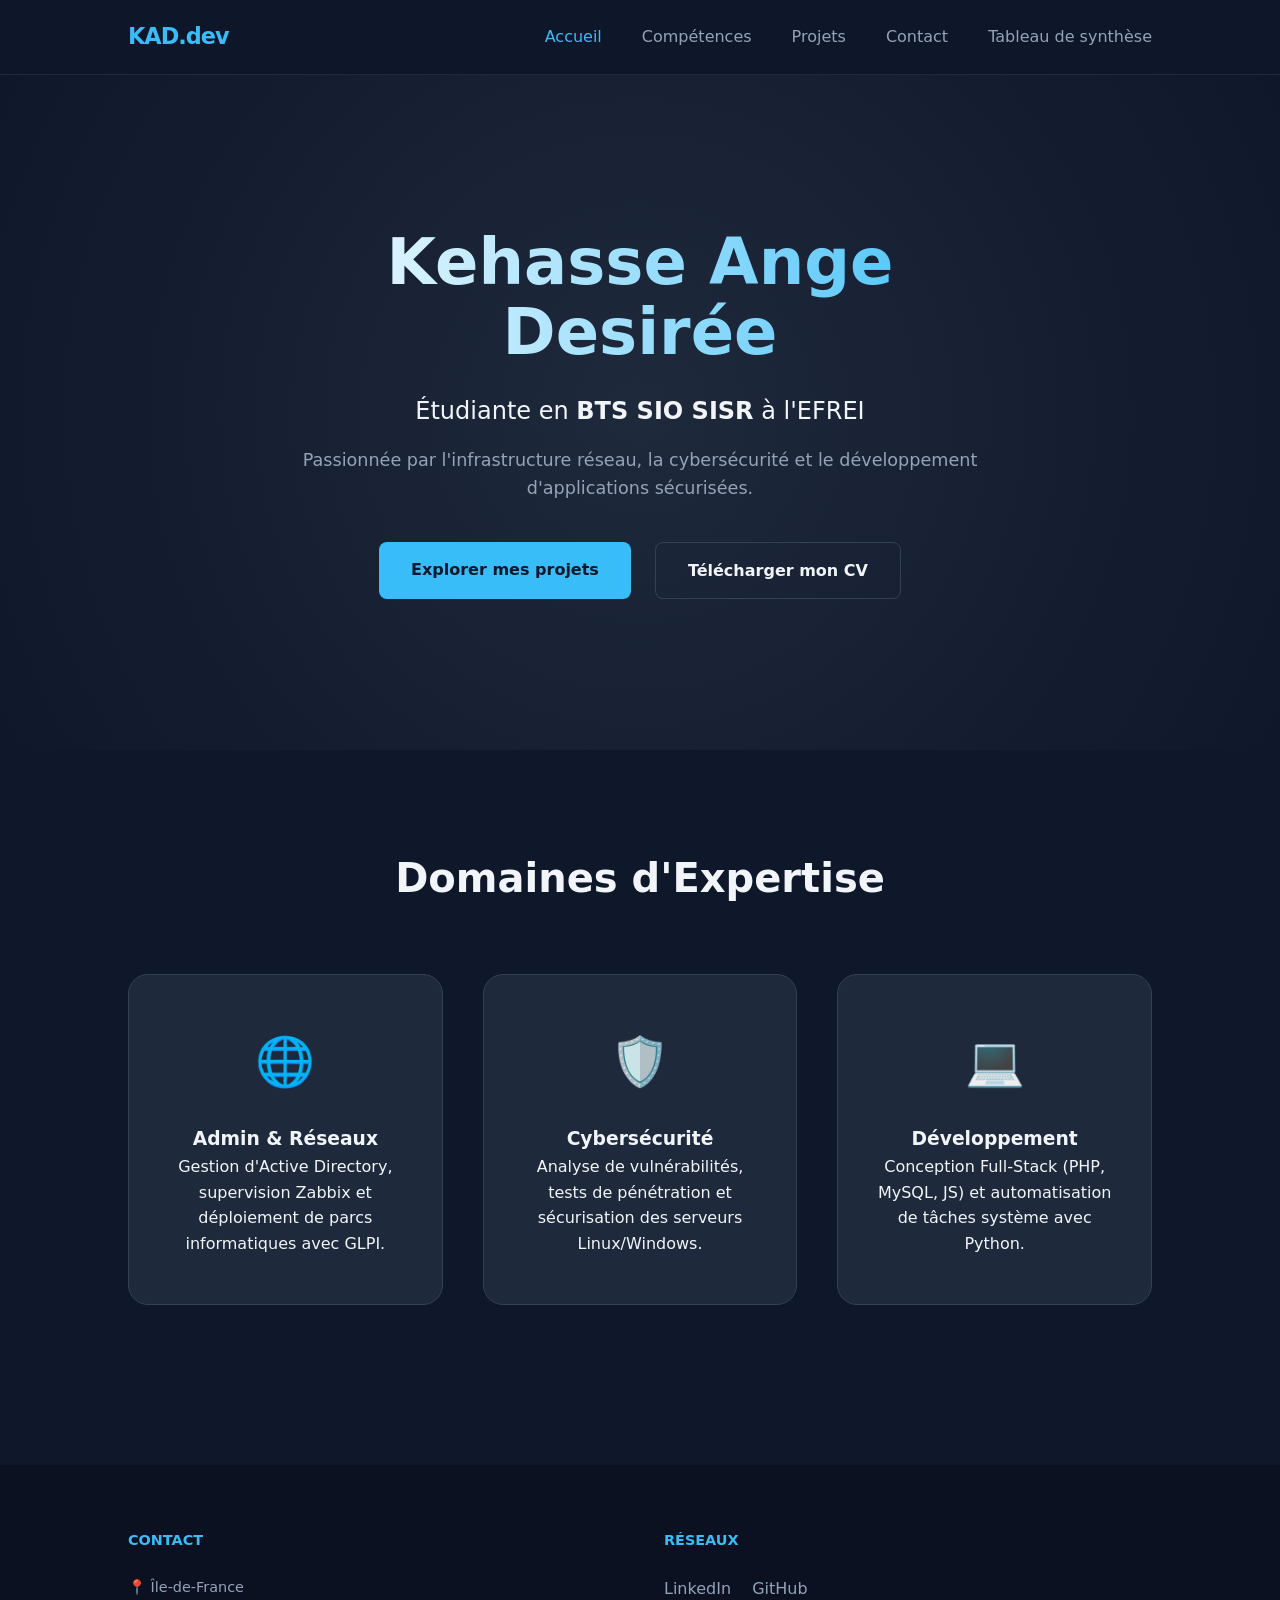
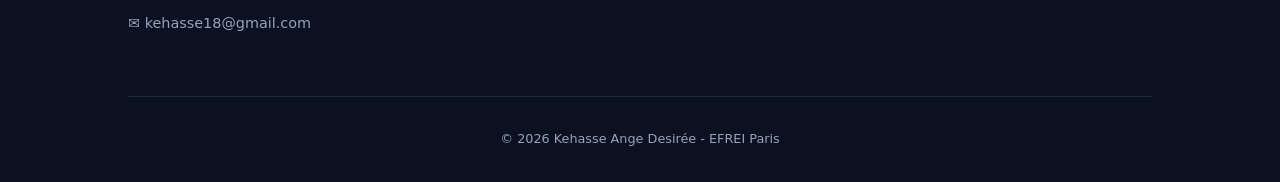
<file: index.html>
<!DOCTYPE html>
<html lang="fr">
<head>
    <meta charset="UTF-8">
    <meta name="viewport" content="width=device-width, initial-scale=1.0">
    <title>Kehasse Ange Desirée | Portfolio BTS SIO</title>
    <link rel="stylesheet" href="style.css">
</head>
<body>

    <nav>
        <div class="logo">KAD.dev</div>
        <ul>
            <li><a href="index.html" class="active">Accueil</a></li>
            <li><a href="competences.html">Compétences</a></li>
            <li><a href="projets.html">Projets</a></li>
            <li><a href="contact.html">Contact</a></li>
            <li><a href="synthese.html">Tableau de synthèse</a></li>
        </ul>
    </nav>

    <main>
        <header class="hero">
            <div class="hero-content">
                <h1>Kehasse Ange Desirée</h1>
                <p class="subtitle">Étudiante en <strong>BTS SIO SISR</strong> à l'EFREI</p>
                <p class="description">Passionnée par l'infrastructure réseau, la cybersécurité et le développement d'applications sécurisées.</p>
                <div class="cta-group">
                    <a href="projets.html" class="btn btn-primary">Explorer mes projets</a>
                    <a href="cv.pdf" class="btn btn-secondary" target="_blank">Télécharger mon CV</a>
                </div>
            </div>
        </header>

        <section id="competences" class="container">
            <h2 class="section-title">Domaines d'Expertise</h2>
            <div class="skills-grid">
                <div class="skill-card">
                    <div class="icon">🌐</div>
                    <h3>Admin & Réseaux</h3>
                    <p>Gestion d'Active Directory, supervision Zabbix et déploiement de parcs informatiques avec GLPI.</p>
                </div>
                <div class="skill-card">
                    <div class="icon">🛡️</div>
                    <h3>Cybersécurité</h3>
                    <p>Analyse de vulnérabilités, tests de pénétration et sécurisation des serveurs Linux/Windows.</p>
                </div>
                <div class="skill-card">
                    <div class="icon">💻</div>
                    <h3>Développement</h3>
                    <p>Conception Full-Stack (PHP, MySQL, JS) et automatisation de tâches système avec Python.</p>
                </div>
            </div>
        </section>
    </main>

    <footer>
        <div class="footer-content">
            <div class="footer-section">
                <h4>Contact</h4>
                <p>📍 Île-de-France</p>
                <p>✉️ kehasse18@gmail.com</p>
            </div>
            <div class="footer-section">
                <h4>Réseaux</h4>
                <div class="social-links">
                    <a href="#">LinkedIn</a>
                    <a href="#">GitHub</a>
                </div>
            </div>
        </div>
        <div class="footer-bottom">
            <p>&copy; 2026 Kehasse Ange Desirée - EFREI Paris</p>
        </div>
    </footer>

</body>
</html>
</file>
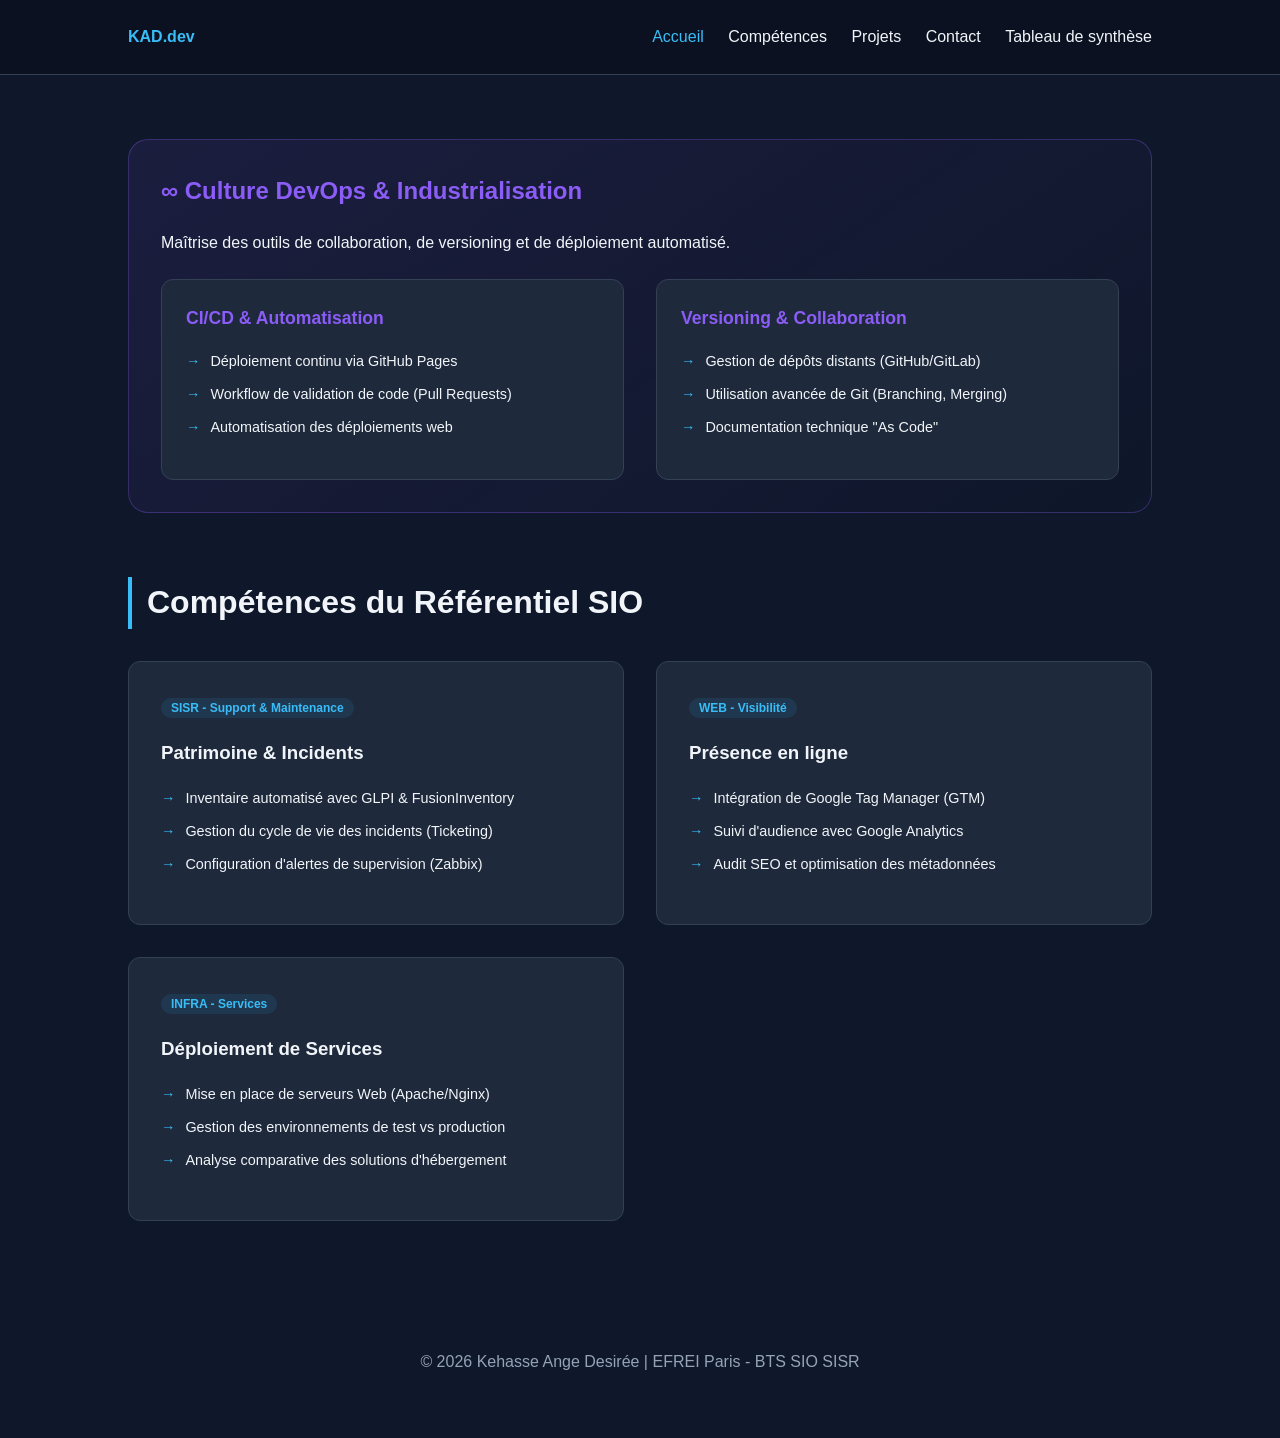
<file: competences.html>
<!DOCTYPE html>
<html lang="fr">
<head>
    <meta charset="UTF-8">
    <meta name="viewport" content="width=device-width, initial-scale=1.0">
    <title>Mes Compétences | Kehasse Ange Desirée</title>
    <style>
        :root {
            --bg: #0f172a;
            --card-bg: #1e293b;
            --accent: #38bdf8;
            --devops-color: #8b5cf6; /* Violet pour le DevOps */
            --success: #10b981;
            --text: #f1f5f9;
            --text-dim: #94a3b8;
        }

        body { font-family: 'Segoe UI', sans-serif; background: var(--bg); color: var(--text); margin: 0; line-height: 1.6; }

        nav { display: flex; justify-content: space-between; padding: 1.5rem 10%; background: #0b1120; border-bottom: 1px solid #334155; position: sticky; top: 0; z-index: 100; }
        nav a { text-decoration: none; color: var(--text); margin-left: 20px; transition: 0.3s; }
        nav a:hover, .active { color: var(--accent); }

        .container { padding: 4rem 10%; }
        .section-title { font-size: 2rem; margin-bottom: 2rem; border-left: 4px solid var(--accent); padding-left: 15px; }
        
        /* Section Spécifique DevOps */
        .devops-section {
            background: linear-gradient(145deg, rgba(139, 92, 246, 0.1), rgba(15, 23, 42, 0));
            padding: 2rem;
            border-radius: 20px;
            border: 1px solid rgba(139, 92, 246, 0.3);
            margin-bottom: 4rem;
        }

        .devops-card {
            display: grid;
            grid-template-columns: repeat(auto-fit, minmax(300px, 1fr));
            gap: 2rem;
            margin-top: 1.5rem;
        }

        .skill-item {
            background: var(--card-bg);
            padding: 1.5rem;
            border-radius: 12px;
            border: 1px solid #334155;
            position: relative;
        }

        .skill-item h3 { margin-top: 0; color: var(--devops-color); font-size: 1.1rem; }

        /* Grille Compétences SIO classiques */
        .sio-grid {
            display: grid;
            grid-template-columns: repeat(auto-fit, minmax(350px, 1fr));
            gap: 2rem;
        }

        .sio-card {
            background: var(--card-bg);
            padding: 2rem;
            border-radius: 12px;
            border: 1px solid #334155;
        }

        .badge {
            font-size: 0.75rem;
            padding: 3px 10px;
            border-radius: 20px;
            background: rgba(56, 189, 248, 0.1);
            color: var(--accent);
            font-weight: bold;
        }

        .task-list { list-style: none; padding: 0; margin-top: 15px; }
        .task-list li { margin-bottom: 10px; font-size: 0.9rem; display: flex; align-items: center; }
        .task-list li::before { content: "→"; color: var(--accent); margin-right: 10px; font-weight: bold; }

        footer { text-align: center; padding: 3rem; color: var(--text-dim); }
    </style>
</head>
<body>

    <nav>
        <div style="font-weight: bold; color: var(--accent);">KAD.dev</div>
        <div>
            <a href="index.html" class="active">Accueil</a>
            <a href="competences.html">Compétences</a>
            <a href="projets.html">Projets</a>
            <a href="contact.html">Contact</a>
            <a href="synthese.html">Tableau de synthèse</a>
        </div>
    </nav>

    <main class="container">
        
        <div class="devops-section">
            <h2 style="color: var(--devops-color); margin-top: 0;">∞ Culture DevOps & Industrialisation</h2>
            <p>Maîtrise des outils de collaboration, de versioning et de déploiement automatisé.</p>
            
            <div class="devops-card">
                <div class="skill-item">
                    <h3>CI/CD & Automatisation</h3>
                    <ul class="task-list">
                        <li>Déploiement continu via GitHub Pages</li>
                        <li>Workflow de validation de code (Pull Requests)</li>
                        <li>Automatisation des déploiements web</li>
                    </ul>
                </div>
                <div class="skill-item">
                    <h3>Versioning & Collaboration</h3>
                    <ul class="task-list">
                        <li>Gestion de dépôts distants (GitHub/GitLab)</li>
                        <li>Utilisation avancée de Git (Branching, Merging)</li>
                        <li>Documentation technique "As Code"</li>
                    </ul>
                </div>
            </div>
        </div>

        <h2 class="section-title">Compétences du Référentiel SIO</h2>
        
        <div class="sio-grid">
            <article class="sio-card">
                <span class="badge">SISR - Support & Maintenance</span>
                <h3>Patrimoine & Incidents</h3>
                <ul class="task-list">
                    <li>Inventaire automatisé avec GLPI & FusionInventory</li>
                    <li>Gestion du cycle de vie des incidents (Ticketing)</li>
                    <li>Configuration d'alertes de supervision (Zabbix)</li>
                </ul>
            </article>

            <article class="sio-card">
                <span class="badge">WEB - Visibilité</span>
                <h3>Présence en ligne</h3>
                <ul class="task-list">
                    <li>Intégration de Google Tag Manager (GTM)</li>
                    <li>Suivi d'audience avec Google Analytics</li>
                    <li>Audit SEO et optimisation des métadonnées</li>
                </ul>
            </article>

            <article class="sio-card">
                <span class="badge">INFRA - Services</span>
                <h3>Déploiement de Services</h3>
                <ul class="task-list">
                    <li>Mise en place de serveurs Web (Apache/Nginx)</li>
                    <li>Gestion des environnements de test vs production</li>
                    <li>Analyse comparative des solutions d'hébergement</li>
                </ul>
            </article>
        </div>

    </main>

    <footer>
        <p>&copy; 2026 Kehasse Ange Desirée | EFREI Paris - BTS SIO SISR</p>
    </footer>

</body>
</html>
</file>
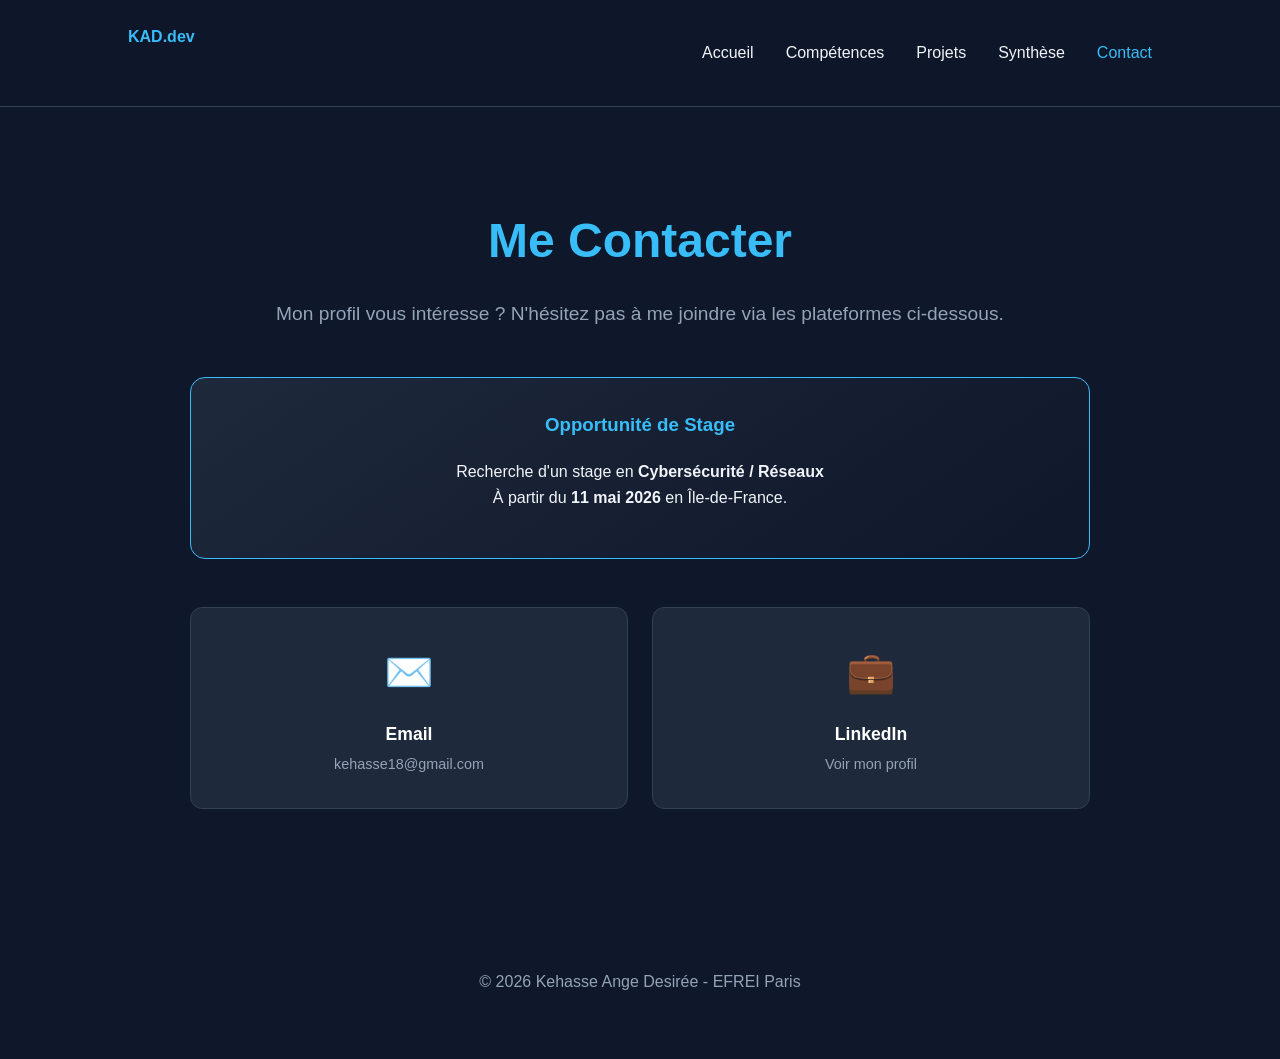
<file: contact.html>
<!DOCTYPE html>
<html lang="fr">
<head>
    <meta charset="UTF-8">
    <meta name="viewport" content="width=device-width, initial-scale=1.0">
    <title>Contact | Kehasse Ange Desirée</title>
    <style>
        :root {
            --bg: #0f172a;
            --card-bg: #1e293b;
            --accent: #38bdf8;
            --text: #f1f5f9;
            --text-dim: #94a3b8;
        }

        body {
            font-family: 'Segoe UI', sans-serif;
            background-color: var(--bg);
            color: var(--text);
            margin: 0;
            line-height: 1.6;
        }

        nav {
            display: flex;
            justify-content: space-between;
            padding: 1.5rem 10%;
            background: rgba(15, 23, 42, 0.95);
            position: sticky;
            top: 0;
            z-index: 1000;
            border-bottom: 1px solid #334155;
        }

        nav ul { display: flex; list-style: none; gap: 2rem; padding: 0; }
        nav a { text-decoration: none; color: var(--text); transition: 0.3s; }
        nav a:hover, .active { color: var(--accent); }

        .container { 
            padding: 4rem 10%; 
            max-width: 900px; 
            margin: auto; 
            text-align: center;
        }
        
        .contact-header h1 { font-size: 3rem; color: var(--accent); margin-bottom: 1rem; }
        .contact-header p { font-size: 1.2rem; color: var(--text-dim); margin-bottom: 3rem; }

        .availability-card {
            background: linear-gradient(145deg, #1e293b, #0f172a);
            border: 1px solid var(--accent);
            padding: 2rem;
            border-radius: 15px;
            margin-bottom: 3rem;
        }

        .availability-card h3 { color: var(--accent); margin-top: 0; }

        .contact-grid {
            display: grid;
            grid-template-columns: repeat(auto-fit, minmax(250px, 1fr));
            gap: 1.5rem;
        }

        .contact-button {
            display: flex;
            flex-direction: column;
            align-items: center;
            justify-content: center;
            padding: 2rem;
            background: var(--card-bg);
            border: 1px solid #334155;
            border-radius: 12px;
            text-decoration: none;
            color: white;
            transition: 0.3s;
        }

        .contact-button:hover {
            border-color: var(--accent);
            transform: translateY(-5px);
            background: rgba(56, 189, 248, 0.05);
        }

        .icon { font-size: 2.5rem; margin-bottom: 1rem; }
        .label { font-weight: bold; font-size: 1.1rem; }
        .value { color: var(--text-dim); font-size: 0.9rem; margin-top: 5px; }

        footer { text-align: center; padding: 3rem; color: var(--text-dim); margin-top: 2rem; }

        @media (max-width: 600px) {
            .container { padding: 2rem 5%; }
            .contact-header h1 { font-size: 2rem; }
        }
    </style>
</head>
<body>

    <nav>
        <div style="font-weight: bold; color: var(--accent);">KAD.dev</div>
        <ul>
            <li><a href="index.html">Accueil</a></li>
            <li><a href="competences.html">Compétences</a></li>
            <li><a href="projets.html">Projets</a></li>
            <li><a href="synthese.html">Synthèse</a></li>
            <li><a href="contact.html" class="active">Contact</a></li>
        </ul>
    </nav>

    <main class="container">
        <header class="contact-header">
            <h1>Me Contacter</h1>
            <p>Mon profil vous intéresse ? N'hésitez pas à me joindre via les plateformes ci-dessous.</p>
        </header>

        <div class="availability-card">
            <h3>Opportunité de Stage</h3>
            <p>Recherche d'un stage en <strong>Cybersécurité / Réseaux</strong><br>
            À partir du <strong>11 mai 2026</strong> en Île-de-France.</p>
        </div>

        <div class="contact-grid">
            <a href="kehasse18@gmail.com" class="contact-button">
                <span class="icon">✉️</span>
                <span class="label">Email</span>
                <span class="value">kehasse18@gmail.com</span>
            </a>

            <a href="https://linkedin.com/in/ton-profil" target="_blank" class="contact-button">
                <span class="icon">💼</span>
                <span class="label">LinkedIn</span>
                <span class="value">Voir mon profil</span>
            </a>

        </div>
    </main>

    <footer>
        <p>&copy; 2026 Kehasse Ange Desirée - EFREI Paris</p>
    </footer>

</body>
</html>
</file>
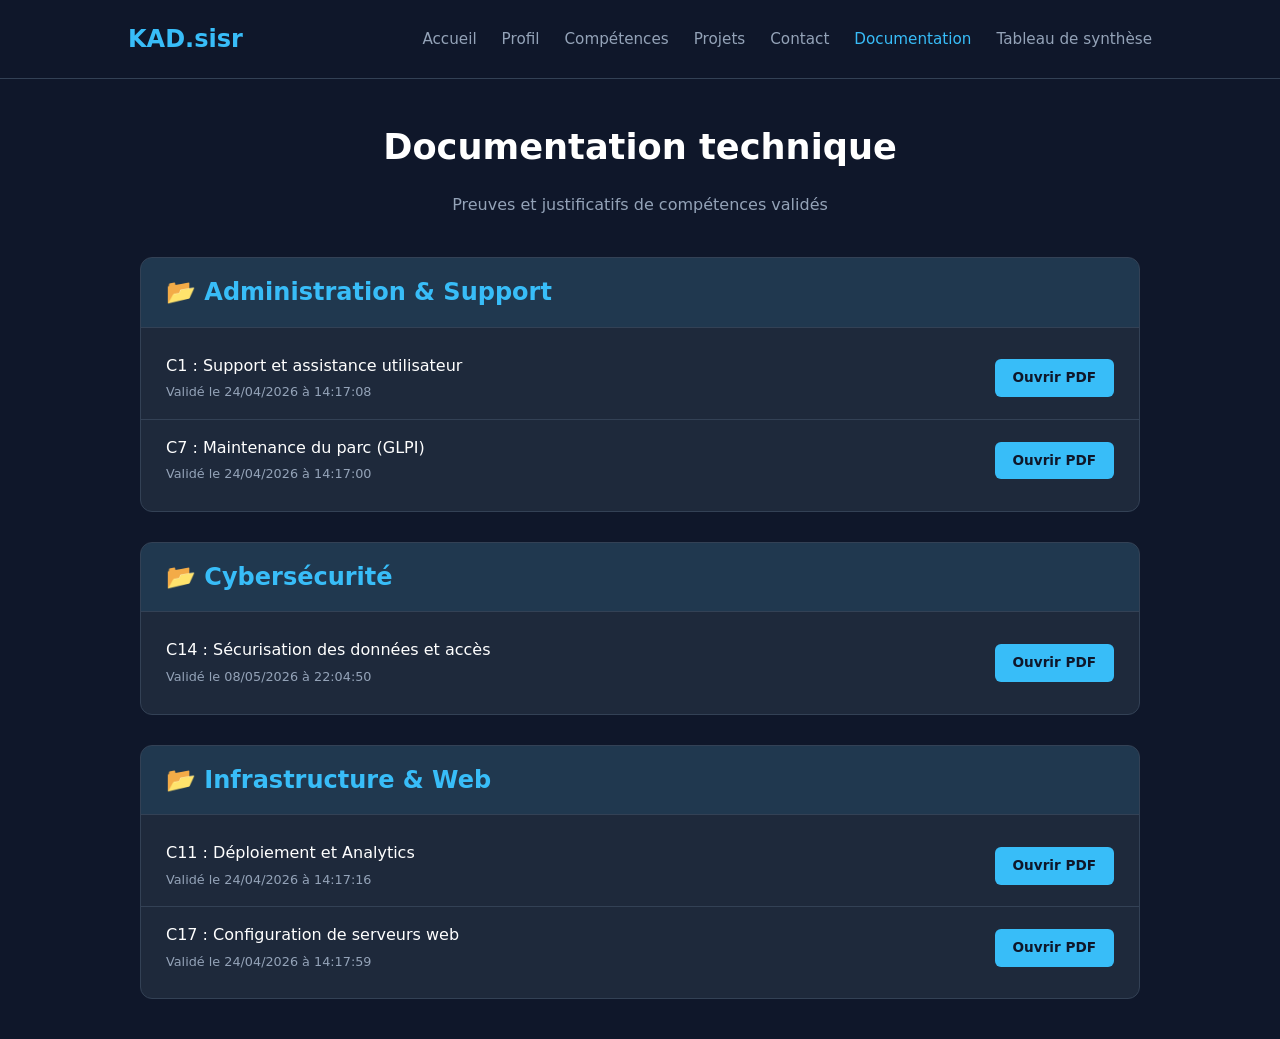
<file: documentation.html>
<!DOCTYPE html>
<html lang="fr">
<head>
    <meta charset="UTF-8">
    <meta name="viewport" content="width=device-width, initial-scale=1.0">
    <title>Documentation | KAD.sisr</title>
    <style>
        :root {
            /* Couleurs extraites de vos captures */
            --bg-color: #0f172a; 
            --nav-bg: #0f172a;
            --card-bg: #1e293b;
            --accent-color: #38bdf8;
            --text-main: #ffffff;
            --text-secondary: #94a3b8;
            --border-color: #334155;
        }

        body {
            font-family: 'Inter', system-ui, -apple-system, sans-serif;
            background-color: var(--bg-color);
            color: var(--text-main);
            margin: 0;
            padding: 0;
            line-height: 1.6;
        }

        /* --- BARRE DE NAVIGATION --- */
        nav {
            background-color: var(--nav-bg);
            display: flex;
            justify-content: space-between;
            align-items: center;
            padding: 20px 10%;
            position: sticky;
            top: 0;
            z-index: 1000;
            border-bottom: 1px solid var(--border-color);
        }

        .logo {
            font-size: 1.5rem;
            font-weight: 800;
            color: var(--accent-color);
            text-decoration: none;
        }

        .nav-links {
            display: flex;
            list-style: none;
            gap: 25px;
            margin: 0;
            padding: 0;
        }

        .nav-links a {
            text-decoration: none;
            color: var(--text-secondary);
            font-weight: 500;
            transition: color 0.3s ease;
            font-size: 0.95rem;
        }

        .nav-links a:hover, .nav-links a.active {
            color: var(--accent-color);
        }

        /* --- CONTENU PRINCIPAL --- */
        .container {
            max-width: 1000px;
            margin: 40px auto;
            padding: 0 20px;
        }

        header.page-header {
            margin-bottom: 40px;
            text-align: center;
        }

        header.page-header h1 {
            font-size: 2.2rem;
            margin-bottom: 10px;
        }

        header.page-header p {
            color: var(--text-secondary);
        }

        .category {
            background: var(--card-bg);
            border-radius: 12px;
            border: 1px solid var(--border-color);
            margin-bottom: 30px;
            overflow: hidden;
        }

        .category-title {
            background: rgba(56, 189, 248, 0.1);
            padding: 15px 25px;
            color: var(--accent-color);
            font-weight: 700;
            border-bottom: 1px solid var(--border-color);
            margin: 0;
            display: flex;
            align-items: center;
            gap: 10px;
        }

        .doc-list {
            padding: 10px 0;
        }

        .doc-item {
            display: flex;
            justify-content: space-between;
            align-items: center;
            padding: 15px 25px;
            transition: background 0.2s;
        }

        .doc-item:not(:last-child) {
            border-bottom: 1px solid var(--border-color);
        }

        .doc-item:hover {
            background: rgba(255, 255, 255, 0.03);
        }

        .doc-name {
            display: block;
            font-weight: 500;
        }

        .doc-meta {
            font-size: 0.8rem;
            color: var(--text-secondary);
        }

        .btn-view {
            background: var(--accent-color);
            color: var(--bg-color);
            text-decoration: none;
            padding: 8px 18px;
            border-radius: 6px;
            font-size: 0.85rem;
            font-weight: 700;
            transition: transform 0.2s;
        }

        .btn-view:hover {
            transform: scale(1.05);
            background: #7dd3fc;
        }

        @media (max-width: 768px) {
            nav { padding: 15px 5%; flex-direction: column; gap: 15px; }
            .doc-item { flex-direction: column; align-items: flex-start; gap: 12px; }
            .nav-links { font-size: 0.8rem; gap: 10px; flex-wrap: wrap; justify-content: center; }
        }
    </style>
</head>
<body>

    <nav>
        <a href="#" class="logo">KAD.sisr</a>
        <ul class="nav-links">
            <li><a href="index.html">Accueil</a></li>
            <li><a href="profil.html">Profil</a></li>
            <li><a href="competences.html">Compétences</a></li>
            <li><a href="projets.html">Projets</a></li>
            <li><a href="contact.html">Contact</a></li>
            <li><a href="documentation.html" class="active">Documentation</a></li>
            <li><a href="synthese.html">Tableau de synthèse</a></li>
        </ul>
    </nav>

    <div class="container">
        <header class="page-header">
            <h1>Documentation technique</h1>
            <p>Preuves et justificatifs de compétences validés</p>
        </header>

        <div class="category">
            <h2 class="category-title">📂 Administration & Support</h2>
            <div class="doc-list">
                <div class="doc-item">
                    <div class="info">
                        <span class="doc-name">C1 : Support et assistance utilisateur</span>
                        <span class="doc-meta">Validé le 24/04/2026 à 14:17:08</span>
                    </div>
                    <a href="docC1.pdf" class="btn-view">Ouvrir PDF</a>
                </div>
                <div class="doc-item">
                    <div class="info">
                        <span class="doc-name">C7 : Maintenance du parc (GLPI)</span>
                        <span class="doc-meta">Validé le 24/04/2026 à 14:17:00</span>
                    </div>
                    <a href="GLPI_Documentation_Deploiement.pdf" class="btn-view">Ouvrir PDF</a>
                </div>
            </div>
        </div>

        <div class="category">
            <h2 class="category-title">📂 Cybersécurité</h2>
            <div class="doc-list">
                <div class="doc-item">
                    <div class="info">
                        <span class="doc-name">C14 : Sécurisation des données et accès</span>
                        <span class="doc-meta">Validé le 08/05/2026 à 22:04:50</span>
                    </div>
                    <a href="C14.pdf" class="btn-view">Ouvrir PDF</a>
                </div>
            </div>
        </div>

        <div class="category">
            <h2 class="category-title">📂 Infrastructure & Web</h2>
            <div class="doc-list">
                <div class="doc-item">
                    <div class="info">
                        <span class="doc-name">C11 : Déploiement et Analytics</span>
                        <span class="doc-meta">Validé le 24/04/2026 à 14:17:16</span>
                    </div>
                    <a href="#" class="btn-view">Ouvrir PDF</a>
                </div>
                <div class="doc-item">
                    <div class="info">
                        <span class="doc-name">C17 : Configuration de serveurs web</span>
                        <span class="doc-meta">Validé le 24/04/2026 à 14:17:59</span>
                    </div>
                    <a href="Compétence C11.pdf" class="btn-view">Ouvrir PDF</a>
                </div>
            </div>
        </div>
    </div>

</body>
</html>
</file>
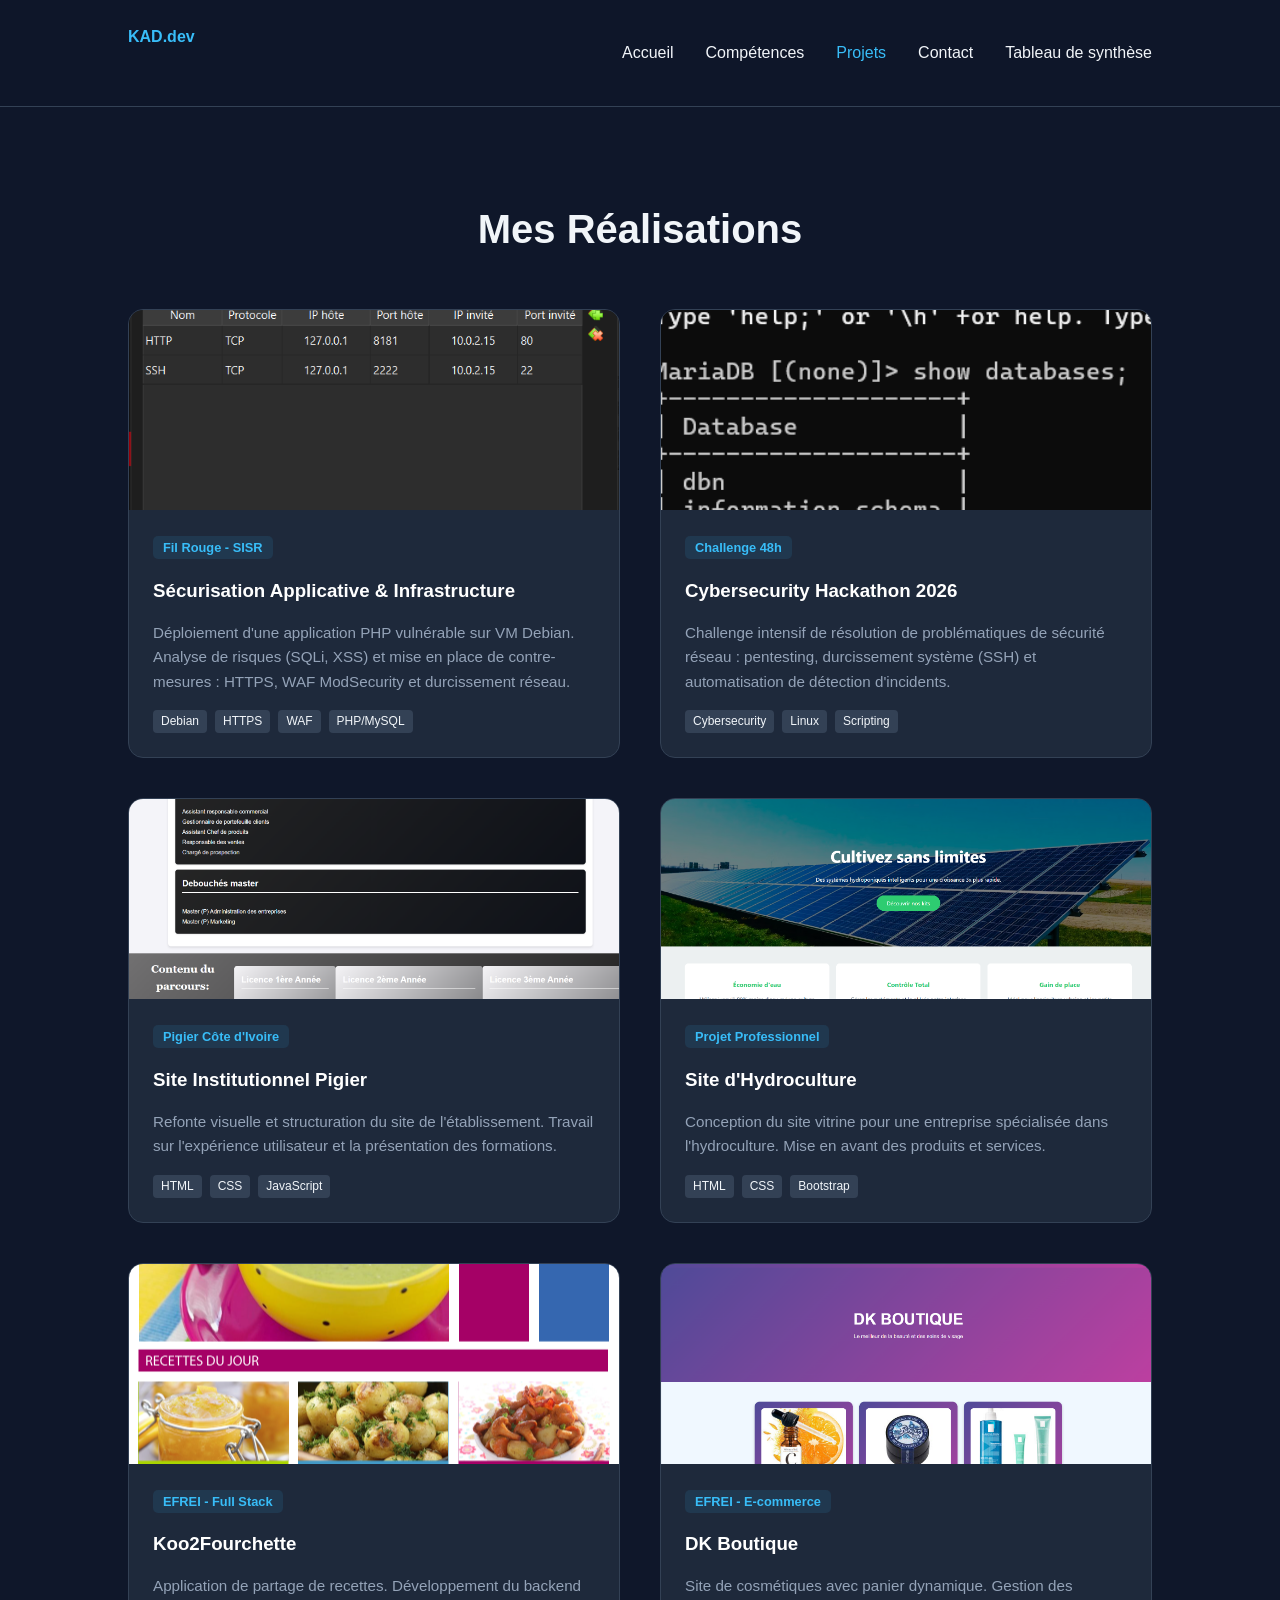
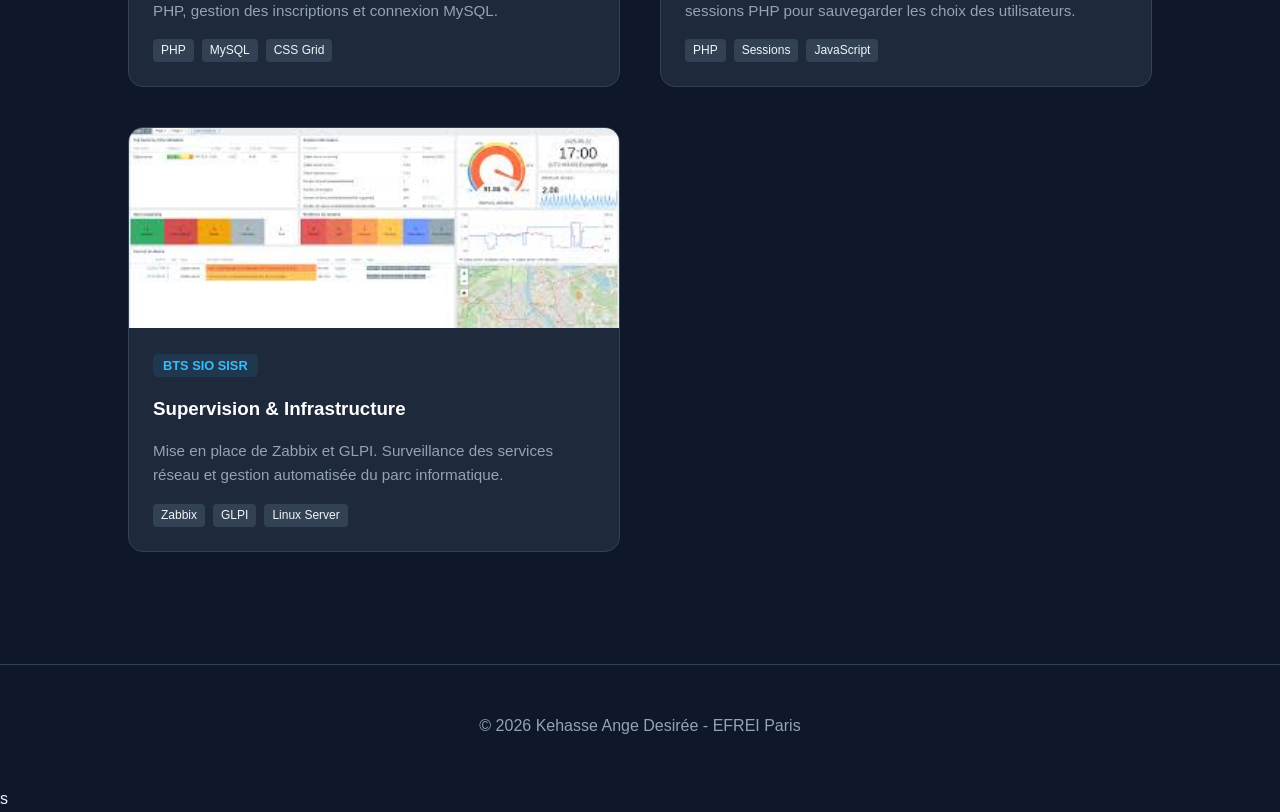
<file: projets.html>
<!DOCTYPE html>
<html lang="fr">
<head>
    <meta charset="UTF-8">
    <meta name="viewport" content="width=device-width, initial-scale=1.0">
    <title>Mes Réalisations | Kehasse Ange Desirée</title>
    <style>
        :root {
            --bg: #0f172a;
            --card-bg: #1e293b;
            --accent: #38bdf8;
            --text: #f1f5f9;
            --text-dim: #94a3b8;
        }

        body {
            font-family: 'Segoe UI', sans-serif;
            background-color: var(--bg);
            color: var(--text);
            margin: 0;
            line-height: 1.6;
        }

        nav {
            display: flex;
            justify-content: space-between;
            padding: 1.5rem 10%;
            background: rgba(15, 23, 42, 0.95);
            position: sticky;
            top: 0;
            z-index: 1000;
            border-bottom: 1px solid #334155;
        }

        nav ul { display: flex; list-style: none; gap: 2rem; }
        nav a { text-decoration: none; color: var(--text); transition: 0.3s; }
        nav a:hover, .active { color: var(--accent); }

        .container { padding: 4rem 10%; }
        .section-title { text-align: center; margin-bottom: 3rem; font-size: 2.5rem; }

        /* Grille des projets */
        .projects-grid {
            display: grid;
            grid-template-columns: repeat(auto-fit, minmax(350px, 1fr));
            gap: 2.5rem;
        }

        .project-card {
            background: var(--card-bg);
            border-radius: 15px;
            overflow: hidden;
            border: 1px solid #334155;
            transition: 0.3s ease;
            display: flex;
            flex-direction: column;
        }

        .project-card:hover {
            transform: translateY(-10px);
            border-color: var(--accent);
        }

        .project-image-holder {
            width: 100%;
            height: 200px;
            background: #000;
            display: flex;
            align-items: center;
            justify-content: center;
            overflow: hidden;
        }

        .project-image-holder img {
            width: 100%;
            height: 100%;
            object-fit: cover;
        }

        .project-content { padding: 1.5rem; flex-grow: 1; }
        
        .badge {
            background: rgba(56, 189, 248, 0.1);
            color: var(--accent);
            padding: 4px 10px;
            border-radius: 5px;
            font-size: 0.8rem;
            font-weight: bold;
        }

        .project-content h3 { margin: 1rem 0 0.5rem 0; color: #fff; }
        .project-content p { color: var(--text-dim); font-size: 0.95rem; margin-bottom: 1rem; }

        .tech-stack { display: flex; gap: 8px; flex-wrap: wrap; margin-top: auto; }
        .tech-stack span {
            background: #334155;
            padding: 2px 8px;
            border-radius: 4px;
            font-size: 0.75rem;
        }

        footer { text-align: center; padding: 2rem; border-top: 1px solid #334155; margin-top: 3rem; color: var(--text-dim); }
    </style>
</head>
<body>

    <nav>
        <div style="font-weight: bold; color: var(--accent);">KAD.dev</div>
        <ul>
           <li><a href="index.html">Accueil</a></li>
            <li><a href="competences.html">Compétences</a></li>
            <li><a href="projets.html" class="active">Projets</a></li>
            <li><a href="contact.html">Contact</a></li>
            <li><a href="synthese.html">Tableau de synthèse</a></li>
        </ul>
    </nav>

    <main class="container">
        <h1 class="section-title">Mes Réalisations</h1>

        <div class="projects-grid">
            
            <article class="project-card">
                <div class="project-image-holder">
                    <img src="res.png" alt="Projet Cybersécurité">
                </div>
                <div class="project-content">
                    <span class="badge">Fil Rouge - SISR</span>
                    <h3>Sécurisation Applicative & Infrastructure</h3>
                    <p>Déploiement d'une application PHP vulnérable sur VM Debian. Analyse de risques (SQLi, XSS) et mise en place de contre-mesures : HTTPS, WAF ModSecurity et durcissement réseau.</p>
                    <div class="tech-stack">
                        <span>Debian</span>
                        <span>HTTPS</span>
                        <span>WAF</span>
                        <span>PHP/MySQL</span>
                    </div>
                </div>
            </article>

            <article class="project-card">
                <div class="project-image-holder">
                    <img src="Capture d'écran 2026-05-06 102033.png" alt="Capture Hackathon Cybersecurity">
                </div>
                <div class="project-content">
                    <span class="badge">Challenge 48h</span>
                    <h3>Cybersecurity Hackathon 2026</h3>
                    <p>Challenge intensif de résolution de problématiques de sécurité réseau : pentesting, durcissement système (SSH) et automatisation de détection d'incidents.</p>
                    <div class="tech-stack">
                        <span>Cybersecurity</span>
                        <span>Linux</span>
                        <span>Scripting</span>
                    </div>
                </div>
            </article>

            <article class="project-card">
                <div class="project-image-holder">
                    <img src="image/pigier.png" alt="Capture Site Pigier">
                </div>
                <div class="project-content">
                    <span class="badge">Pigier Côte d'Ivoire</span>
                    <h3>Site Institutionnel Pigier</h3>
                    <p>Refonte visuelle et structuration du site de l'établissement. Travail sur l'expérience utilisateur et la présentation des formations.</p>
                    <div class="tech-stack"><span>HTML</span><span>CSS</span><span>JavaScript</span></div>
                </div>
            </article>

            <article class="project-card">
                <div class="project-image-holder">
                    <img src="hy.png" alt="Capture Site Hydroculture">
                </div>
                <div class="project-content">
                    <span class="badge">Projet Professionnel</span>
                    <h3>Site d'Hydroculture</h3>
                    <p>Conception du site vitrine pour une entreprise spécialisée dans l'hydroculture. Mise en avant des produits et services.</p>
                    <div class="tech-stack"><span>HTML</span><span>CSS</span><span>Bootstrap</span></div>
                </div>
            </article>

            <article class="project-card">
                <div class="project-image-holder">
                    <img src="maquette-koo_2_fourchette.png" alt="Capture Koo2Fourchette">
                </div>
                <div class="project-content">
                    <span class="badge">EFREI - Full Stack</span>
                    <h3>Koo2Fourchette</h3>
                    <p>Application de partage de recettes. Développement du backend PHP, gestion des inscriptions et connexion MySQL.</p>
                    <div class="tech-stack"><span>PHP</span><span>MySQL</span><span>CSS Grid</span></div>
                </div>
            </article>

            <article class="project-card">
                <div class="project-image-holder">
                    <img src="image/dk.png" alt="Capture DK Boutique">
                </div>
                <div class="project-content">
                    <span class="badge">EFREI - E-commerce</span>
                    <h3>DK Boutique</h3>
                    <p>Site de cosmétiques avec panier dynamique. Gestion des sessions PHP pour sauvegarder les choix des utilisateurs.</p>
                    <div class="tech-stack"><span>PHP</span><span>Sessions</span><span>JavaScript</span></div>
                </div>
            </article>

            <article class="project-card">
                <div class="project-image-holder">
                    <img src="images.jpg" alt="Capture Supervision">
                </div>
                <div class="project-content">
                    <span class="badge">BTS SIO SISR</span>
                    <h3>Supervision & Infrastructure</h3>
                    <p>Mise en place de Zabbix et GLPI. Surveillance des services réseau et gestion automatisée du parc informatique.</p>
                    <div class="tech-stack"><span>Zabbix</span><span>GLPI</span><span>Linux Server</span></div>
                </div>
            </article>

        </div>
    </main>

    <footer>
        <p>&copy; 2026 Kehasse Ange Desirée - EFREI Paris</p>
    </footer>

</body>
</html>s
</file>
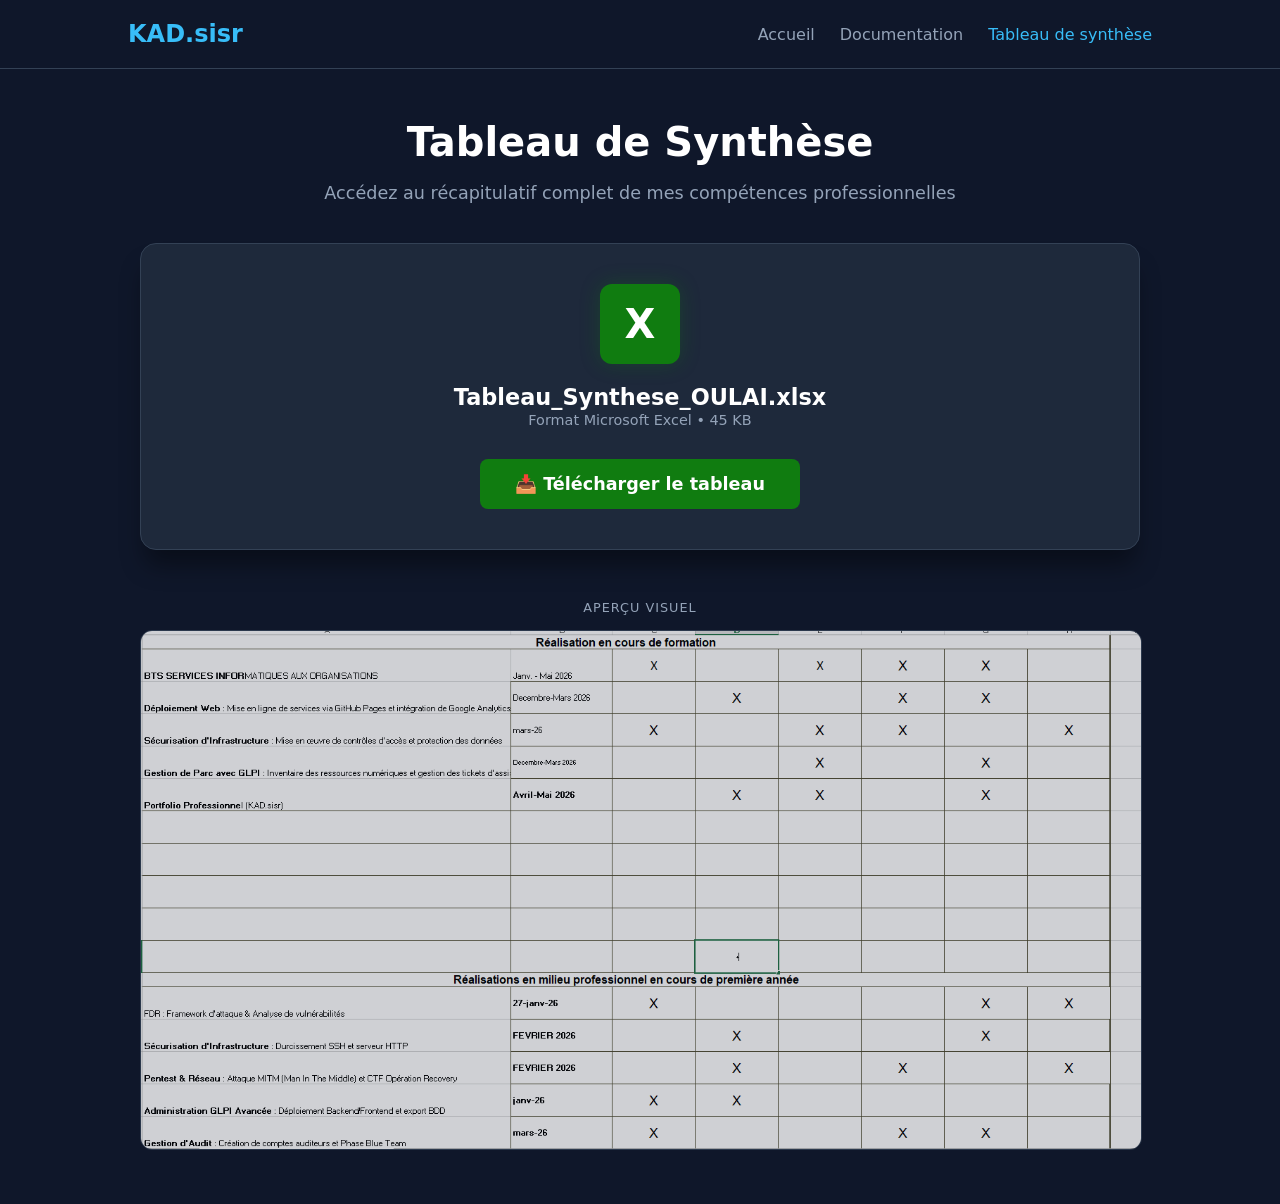
<file: synthese.html>
<!DOCTYPE html>
<html lang="fr">
<head>
    <meta charset="UTF-8">
    <meta name="viewport" content="width=device-width, initial-scale=1.0">
    <title>Tableau de Synthèse | KAD.sisr</title>
    <style>
        :root {
            --bg-color: #0f172a; 
            --nav-bg: #0f172a;
            --card-bg: #1e293b;
            --accent-color: #38bdf8;
            --excel-color: #107c10; /* Le vert officiel d'Excel */
            --text-main: #ffffff;
            --text-secondary: #94a3b8;
            --border-color: #334155;
        }

        body {
            font-family: 'Inter', system-ui, -apple-system, sans-serif;
            background-color: var(--bg-color);
            color: var(--text-main);
            margin: 0;
            padding: 0;
        }

        /* --- NAVIGATION --- */
        nav {
            background-color: var(--nav-bg);
            display: flex;
            justify-content: space-between;
            align-items: center;
            padding: 20px 10%;
            border-bottom: 1px solid var(--border-color);
        }

        .logo { font-size: 1.5rem; font-weight: 800; color: var(--accent-color); text-decoration: none; }
        .nav-links { display: flex; list-style: none; gap: 25px; margin: 0; }
        .nav-links a { text-decoration: none; color: var(--text-secondary); font-weight: 500; }
        .nav-links a.active { color: var(--accent-color); }

        /* --- CONTENU --- */
        .container {
            max-width: 1000px;
            margin: 50px auto;
            padding: 0 20px;
            text-align: center;
        }

        .header-section { margin-bottom: 40px; }
        .header-section h1 { font-size: 2.5rem; margin-bottom: 10px; }
        .header-section p { color: var(--text-secondary); font-size: 1.1rem; }

        /* --- CARTE DE TÉLÉCHARGEMENT --- */
        .excel-card {
            background: var(--card-bg);
            border: 1px solid var(--border-color);
            border-radius: 16px;
            padding: 40px;
            display: flex;
            flex-direction: column;
            align-items: center;
            gap: 20px;
            box-shadow: 0 20px 25px -5px rgba(0, 0, 0, 0.4);
        }

        .excel-icon {
            width: 80px;
            height: 80px;
            background: var(--excel-color);
            border-radius: 12px;
            display: flex;
            align-items: center;
            justify-content: center;
            font-size: 2.5rem;
            font-weight: 900;
            color: white;
            box-shadow: 0 0 20px rgba(16, 124, 16, 0.3);
        }

        .file-info { margin-bottom: 10px; }
        .file-info h2 { margin: 0; font-size: 1.4rem; }
        .file-info span { color: var(--text-secondary); font-size: 0.9rem; }

        .btn-download {
            background: var(--excel-color);
            color: white;
            text-decoration: none;
            padding: 15px 35px;
            border-radius: 8px;
            font-weight: 700;
            font-size: 1.1rem;
            transition: all 0.3s ease;
            display: flex;
            align-items: center;
            gap: 10px;
        }

        .btn-download:hover {
            background: #159d15;
            transform: translateY(-3px);
            box-shadow: 0 10px 15px rgba(0, 0, 0, 0.3);
        }

        /* --- APERÇU IMAGE --- */
        .preview-label {
            margin-top: 50px;
            display: block;
            color: var(--text-secondary);
            text-transform: uppercase;
            letter-spacing: 1px;
            font-size: 0.8rem;
            margin-bottom: 15px;
        }

        .preview-img {
            width: 100%;
            border-radius: 12px;
            border: 1px solid var(--border-color);
            opacity: 0.8;
            transition: opacity 0.3s;
        }

        .preview-img:hover { opacity: 1; }

    </style>
</head>
<body>

    <nav>
        <a href="#" class="logo">KAD.sisr</a>
        <ul class="nav-links">
            <li><a href="index.html">Accueil</a></li>
            <li><a href="documentation.html">Documentation</a></li>
            <li><a href="tableau.html" class="active">Tableau de synthèse</a></li>
        </ul>
    </nav>

    <div class="container">
        <div class="header-section">
            <h1>Tableau de Synthèse</h1>
            <p>Accédez au récapitulatif complet de mes compétences professionnelles</p>
        </div>

        <div class="excel-card">
            <div class="excel-icon">X</div>
            <div class="file-info">
                <h2>Tableau_Synthese_OULAI.xlsx</h2>
                <span>Format Microsoft Excel • 45 KB</span>
            </div>
            
            <a href="Tableau_Synthese_OULAI.xlsx" class="btn-download" download>
                📥 Télécharger le tableau
            </a>
        </div>

        <span class="preview-label">Aperçu visuel</span>
        <img src="capture-excel.png" alt="Aperçu du tableau" class="preview-img">
    </div>

</body>
</html>
</file>
<file: style.css>
/* --- CONFIGURATION GLOBALE --- */
:root {
    --bg-dark: #0f172a;
    --bg-card: #1e293b;
    --accent: #38bdf8;
    --text-white: #f1f5f9;
    --text-gray: #94a3b8;
    --footer-black: #0b1120;
    --transition: all 0.3s ease;
}

* {
    margin: 0;
    padding: 0;
    box-sizing: border-box;
}

body {
    font-family: 'Inter', system-ui, -apple-system, sans-serif;
    background-color: var(--bg-dark);
    color: var(--text-white);
    line-height: 1.6;
    display: flex;
    flex-direction: column;
    min-height: 100vh;
}

/* --- NAVIGATION --- */
nav {
    display: flex;
    justify-content: space-between;
    align-items: center;
    padding: 1.2rem 10%;
    background: rgba(15, 23, 42, 0.9);
    backdrop-filter: blur(10px);
    position: sticky;
    top: 0;
    z-index: 1000;
    border-bottom: 1px solid #1e293b;
}

.logo {
    font-size: 1.4rem;
    font-weight: 800;
    color: var(--accent);
    letter-spacing: -1px;
}

nav ul {
    display: flex;
    list-style: none;
    gap: 2.5rem;
}

nav a {
    text-decoration: none;
    color: var(--text-gray);
    font-weight: 500;
    transition: var(--transition);
}

nav a:hover, nav a.active {
    color: var(--accent);
}

/* --- HERO SECTION --- */
.hero {
    height: 75vh;
    display: flex;
    align-items: center;
    justify-content: center;
    padding: 0 10%;
    background: radial-gradient(circle at 50% 50%, #1e293b 0%, #0f172a 100%);
}

.hero-content {
    max-width: 800px;
    text-align: center;
}

.hero h1 {
    font-size: 4rem;
    line-height: 1.1;
    margin-bottom: 1.5rem;
    background: linear-gradient(to right, #fff, var(--accent));
    -webkit-background-clip: text;
    -webkit-text-fill-color: transparent;
}

.subtitle {
    font-size: 1.5rem;
    color: var(--text-white);
    margin-bottom: 1rem;
}

.description {
    color: var(--text-gray);
    font-size: 1.1rem;
    margin-bottom: 2.5rem;
}

/* --- BOUTONS --- */
.cta-group {
    display: flex;
    gap: 1.5rem;
    justify-content: center;
}

.btn {
    padding: 0.9rem 2rem;
    border-radius: 8px;
    text-decoration: none;
    font-weight: 600;
    transition: var(--transition);
}

.btn-primary {
    background: var(--accent);
    color: var(--bg-dark);
}

.btn-secondary {
    border: 1px solid #334155;
    color: var(--text-white);
}

.btn:hover {
    transform: translateY(-3px);
    box-shadow: 0 10px 20px rgba(56, 189, 248, 0.2);
}

/* --- SECTION COMPÉTENCES --- */
.container {
    padding: 6rem 10%;
}

.section-title {
    text-align: center;
    font-size: 2.5rem;
    margin-bottom: 4rem;
}

.skills-grid {
    display: grid;
    grid-template-columns: repeat(auto-fit, minmax(300px, 1fr));
    gap: 2.5rem;
}

.skill-card {
    background: var(--bg-card);
    padding: 3rem 2rem;
    border-radius: 20px;
    border: 1px solid #334155;
    text-align: center;
    transition: var(--transition);
}

.skill-card:hover {
    border-color: var(--accent);
    background: #243146;
}

.icon {
    font-size: 3rem;
    margin-bottom: 1.5rem;
}

/* --- FOOTER --- */
main { flex: 1; }

footer {
    background: var(--footer-black);
    padding: 4rem 10% 2rem;
    margin-top: 4rem;
}

.footer-content {
    display: grid;
    grid-template-columns: repeat(auto-fit, minmax(200px, 1fr));
    gap: 3rem;
    margin-bottom: 3rem;
}

.footer-section h4 {
    margin-bottom: 1.5rem;
    font-size: 0.9rem;
    text-transform: uppercase;
    color: var(--accent);
}

.footer-section p {
    color: var(--text-gray);
    font-size: 0.9rem;
    margin-bottom: 0.8rem;
}

.social-links a {
    color: var(--text-gray);
    text-decoration: none;
    margin-right: 1rem;
    transition: var(--transition);
}

.social-links a:hover { color: var(--accent); }

.footer-bottom {
    border-top: 1px solid #1e293b;
    padding-top: 2rem;
    text-align: center;
    font-size: 0.8rem;
    color: var(--text-gray);
}

/* --- RESPONSIVE --- */
@media (max-width: 768px) {
    .hero h1 { font-size: 2.5rem; }
    nav ul { display: none; } /* On pourrait ajouter un menu burger ici plus tard */
}
</file>
